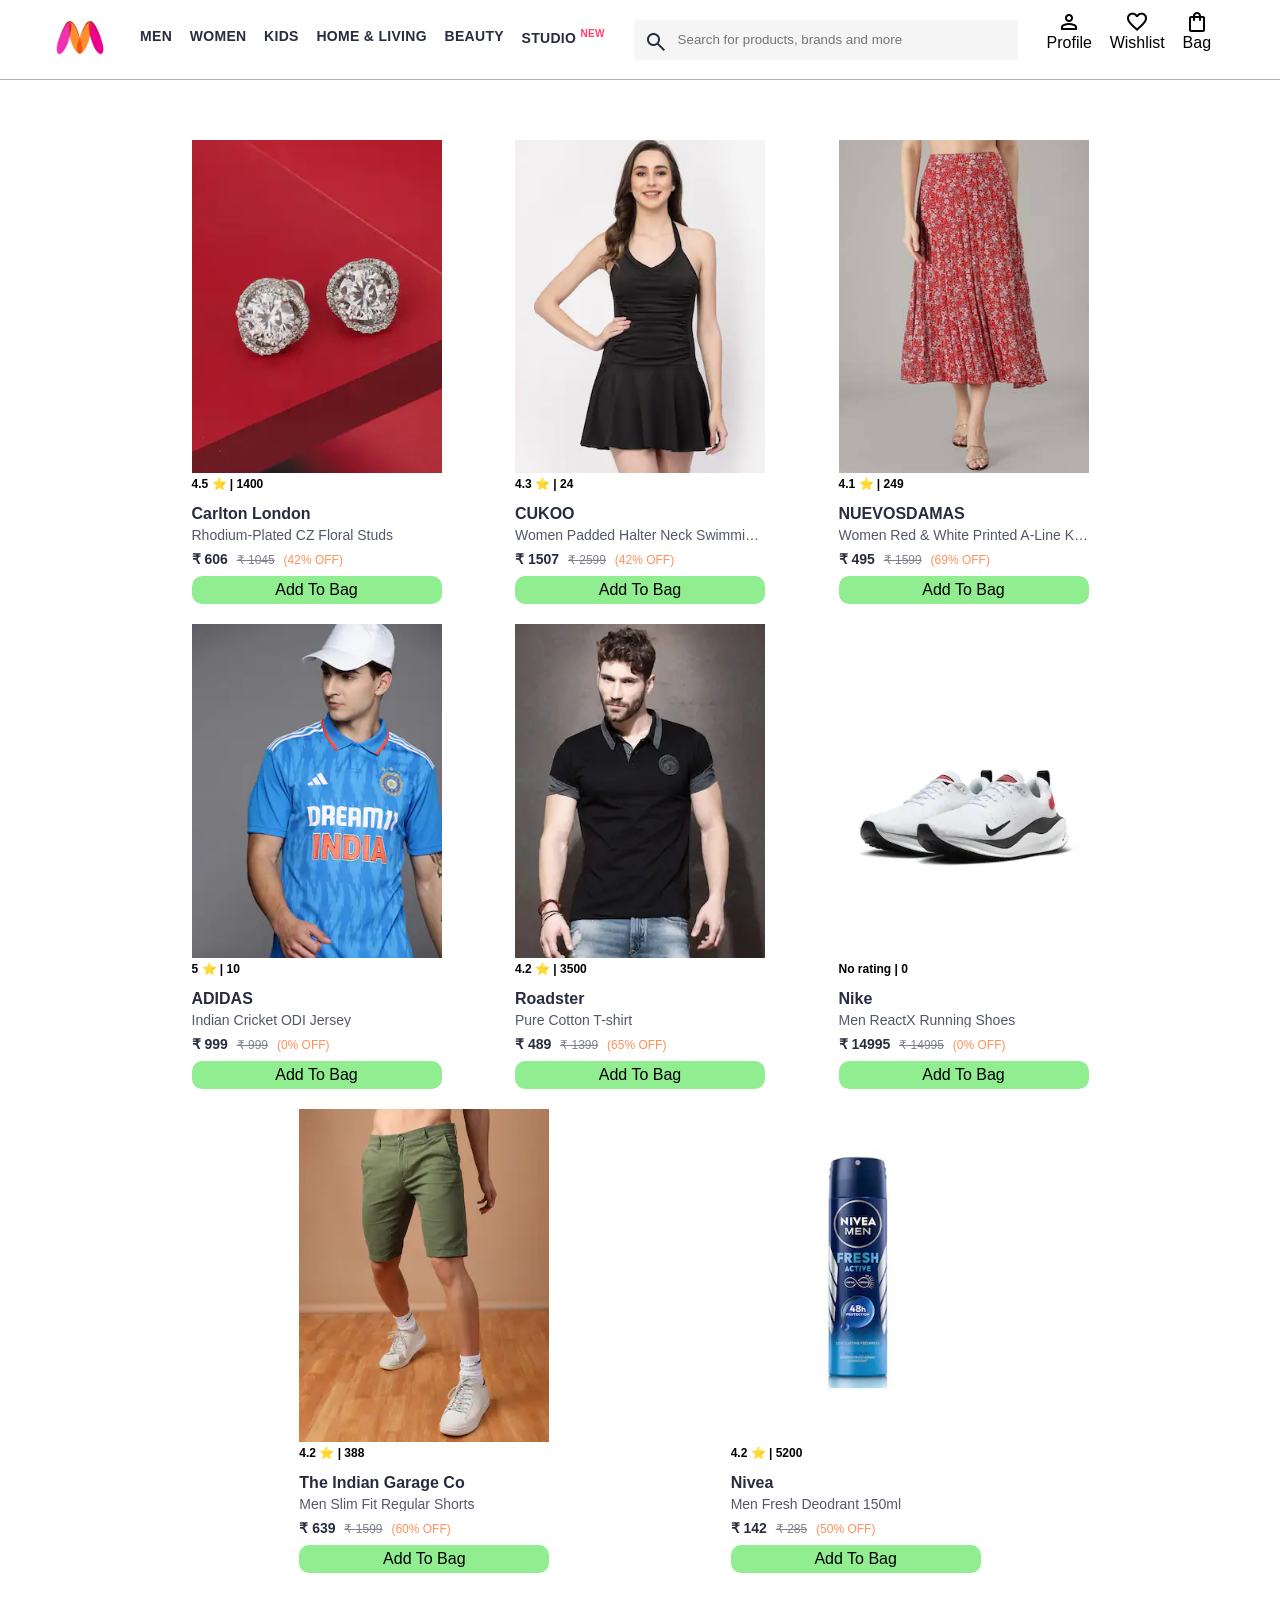
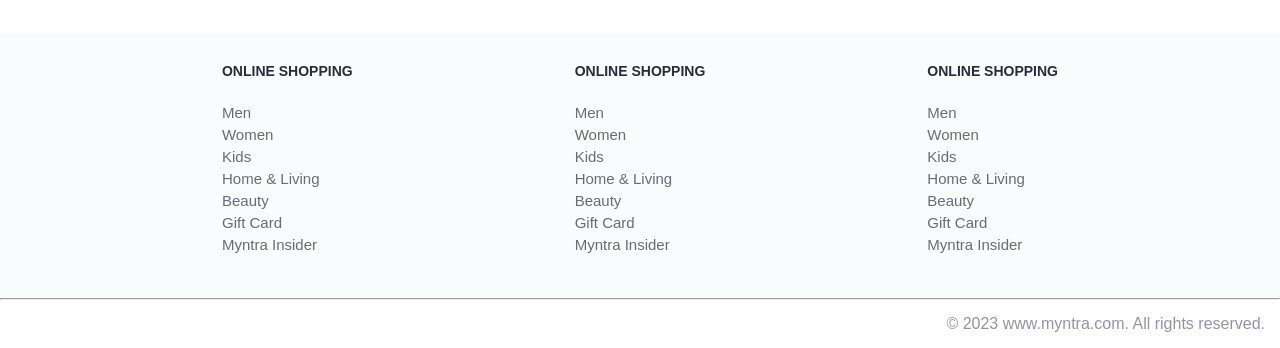
<file: index.html>
<!DOCTYPE html>
<html lang="en">
<head>
    <title>Myntra Clone</title>
    <link rel="stylesheet" href="css/head_foot.css">
    <link rel="stylesheet" href="css/styles.css">
    <link rel="stylesheet" href="css/bag.css">
    <link rel="stylesheet" href="https://fonts.googleapis.com/css2?family=Material+Symbols+Outlined:opsz,wght,FILL,GRAD@20..48,100..700,0..1,-50..200" />
</head>
<body>
    <header>
        <div class="logo_container">
            <a href="#"><img class="myntra_home" src="images/myntra_logo.webp" alt="Myntra Home"></a>
        </div>
        <nav class="nav_bar">
            <a href="#">Men</a>
            <a href="#">Women</a>
            <a href="#">Kids</a>
            <a href="#">Home & Living</a>
            <a href="#">Beauty</a>
            <a href="#">Studio <sup>New</sup></a>
        </nav>
        <div class="search_bar">
            <span class="material-symbols-outlined search_icon">search</span>
            <input class="search_input" placeholder="Search for products, brands and more">
        </div>
        <div class="action_bar">
            <div class="action_container">
                <span class="material-symbols-outlined action_icon">person</span>
                <span class="action_name">Profile</span>
            </div>

            <div class="action_container">
                <span class="material-symbols-outlined action_icon">favorite</span>
                <span class="action_name">Wishlist</span>
            </div>

            <a class="action_container" href="pages/bag.html">
                <span class="material-symbols-outlined action_icon">shopping_bag</span>
                <span class="action_name">Bag</span>
                <span class="bag-item-count"></span>
            </a>
        </div>
    </header>

    <main>
        <div class="items-container">
            <!-- items go hear -->
        </div>
    </main>

    <footer>
        <div class="footer_container">
            <div class="footer_column">
                <h3>ONLINE SHOPPING</h3>

                <a href="#">Men</a>
                <a href="#">Women</a>
                <a href="#">Kids</a>
                <a href="#">Home & Living</a>
                <a href="#">Beauty</a>
                <a href="#">Gift Card</a>
                <a href="#">Myntra Insider</a>
            </div>

            <div class="footer_column">
                <h3>ONLINE SHOPPING</h3>

                <a href="#">Men</a>
                <a href="#">Women</a>
                <a href="#">Kids</a>
                <a href="#">Home & Living</a>
                <a href="#">Beauty</a>
                <a href="#">Gift Card</a>
                <a href="#">Myntra Insider</a>
            </div>

            <div class="footer_column">
                <h3>ONLINE SHOPPING</h3>

                <a href="#">Men</a>
                <a href="#">Women</a>
                <a href="#">Kids</a>
                <a href="#">Home & Living</a>
                <a href="#">Beauty</a>
                <a href="#">Gift Card</a>
                <a href="#">Myntra Insider</a>
            </div>
        </div>
        <hr>

        <div class="copyright">
            © 2023 www.myntra.com. All rights reserved.
        </div>
    </footer>

    <script src="data/item.js"></script>
    <script src="scripts/bag.js"></script>
    <script src="scripts/index.js"></script>
</body>
</html>
</file>
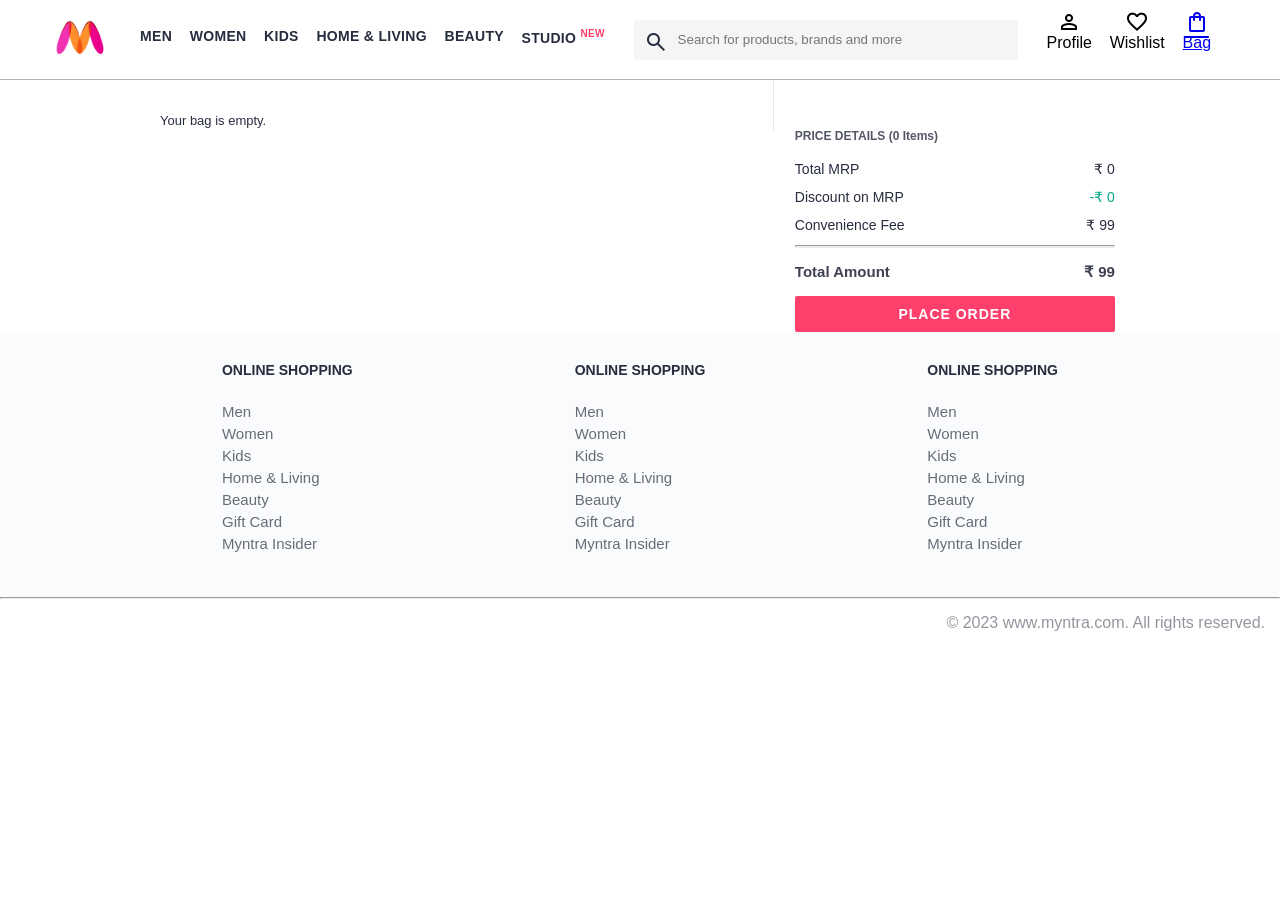
<file: pages/bag.html>
<!DOCTYPE html>
<html lang="en">
<head>
    <title>Myntra Clone - Bag</title>
    <link rel="stylesheet" href="../css/bag.css">
    <link rel="stylesheet" href="../css/head_foot.css">
    <link rel="stylesheet" href="../css/styles.css">
    <link rel="stylesheet" href="https://fonts.googleapis.com/css2?family=Material+Symbols+Outlined:opsz,wght,FILL,GRAD@20..48,100..700,0..1,-50..200" />
</head>
<body>
    <header>
        <div class="logo_container">
            <a href="#"><img class="myntra_home" src="../images/myntra_logo.webp" alt="Myntra Home"></a>
        </div>
        <nav class="nav_bar">
            <a href="#">Men</a>
            <a href="#">Women</a>
            <a href="#">Kids</a>
            <a href="#">Home & Living</a>
            <a href="#">Beauty</a>
            <a href="#">Studio <sup>New</sup></a>
        </nav>
        <div class="search_bar">
            <span class="material-symbols-outlined search_icon">search</span>
            <input class="search_input" placeholder="Search for products, brands and more">
        </div>
        <div class="action_bar">
            <div class="action_container">
                <span class="material-symbols-outlined action_icon">person</span>
                <span class="action_name">Profile</span>
            </div>

            <div class="action_container">
                <span class="material-symbols-outlined action_icon">favorite</span>
                <span class="action_name">Wishlist</span>
            </div>

            <a href="bag.html">
                <div class="action_container">
                    <span class="material-symbols-outlined action_icon">shopping_bag</span>
                    <span class="action_name">Bag</span>
                    <span class="bag-item-count"></span>
                </div>
            </a>
        </div>
    </header>
    <main>
        <div class="bag-page">
            <div class="bag-items-container"></div>
            <div class="bag-summary"></div>
        </div>
    </main>
    <footer>
        <div class="footer_container">
            <div class="footer_column">
                <h3>ONLINE SHOPPING</h3>
                <a href="#">Men</a>
                <a href="#">Women</a>
                <a href="#">Kids</a>
                <a href="#">Home & Living</a>
                <a href="#">Beauty</a>
                <a href="#">Gift Card</a>
                <a href="#">Myntra Insider</a>
            </div>
            <div class="footer_column">
                <h3>ONLINE SHOPPING</h3>
                <a href="#">Men</a>
                <a href="#">Women</a>
                <a href="#">Kids</a>
                <a href="#">Home & Living</a>
                <a href="#">Beauty</a>
                <a href="#">Gift Card</a>
                <a href="#">Myntra Insider</a>
            </div>
            <div class="footer_column">
                <h3>ONLINE SHOPPING</h3>
                <a href="#">Men</a>
                <a href="#">Women</a>
                <a href="#">Kids</a>
                <a href="#">Home & Living</a>
                <a href="#">Beauty</a>
                <a href="#">Gift Card</a>
                <a href="#">Myntra Insider</a>
            </div>
        </div>
        <hr>
        <div class="copyright">
            © 2023 www.myntra.com. All rights reserved.
        </div>
    </footer>
    <script src="../data/item.js"></script>
    <script src="../scripts/index.js"></script>
    <script src="../scripts/bag.js"></script>
    
</body>
</html>
</file>
<file: css/head_foot.css>
/***************** Item Page CSS **************************/
/*.item-details {
    cursor: pointer;
    width: 250px;
    margin: 10px;
}
.stars {
    font-size: 12px;
    font-weight: 700;
    text-align: left;
}
.company {
    font-size: 18px;
    font-weight: 700;
    line-height: 1;
    color: #282c3f;
    margin-bottom: 6px;
    overflow: hidden;
    text-overflow: ellipsis;
    white-space: nowrap;
    margin-top: 20px;
}
.item-name {
    color: #535766;
    font-size: 16px;
    line-height: 1;
    margin-bottom: 0;
    margin-top: 0;
    overflow: hidden;
    text-overflow: ellipsis;
    white-space: nowrap;
    font-weight: 400;
    display: block;
}
.price-container {
    margin-top: 10px;
}
.current-price {
    font-size: 14px;
    font-weight: 700;
    color: #282c3f;
}
.original-price {
    text-decoration: line-through;
    color: #7e818c;
    font-weight: 400;
    margin-left: 5px;
    font-size: 12px;
}
.discount-percentage {
    color: #ff905a;
    font-weight: 400;
    font-size: 12px;
    margin-left: 5px;
}
.btn-bag {
    background-color: lightgreen;
    border: none;
    padding: 5px 15px;
    border-radius: 10px;
    width: 100%;
    margin-top: 7px;
    font-size: 20px;
    cursor: pointer;
}
.bag-items {
    background-color: #f16565;
    white-space: nowrap;
    text-align: center;
    line-height: 18px;
    padding: 0 6px;
    height: 18px;
    position: relative;
    border-radius: 50%;
    font-size: 12px;
    color: #fff;
    left: 13px;
    top: -44px;
    font-weight: 700;
    cursor: pointer;
}*/

* {
    margin: 0;
    padding: 0;
    font-family: Assistant,-apple-system,BlinkMacSystemFont,Segoe UI,Roboto,Helvetica,Arial,sans-serif;
    box-sizing: border-box;
    cursor:context-menu;
}
header {
    display: flex;
    background-color: #ffffff;
    height: 80px;
    justify-content: space-between;
    align-items: center;
    border-bottom: 1px solid #b6b1b1;
}
.myntra_home {
    height: 45px;
}
.logo_container {
    margin-left: 4%;
}
.action_bar {
    margin-right: 4%;
}
.nav_bar {
    display: flex;
    min-width: 500px;
    justify-content: space-evenly;
}
.nav_bar a {
    font-size: 14px;
    letter-spacing: .3px;
    color: #282c3f;
    font-weight: 700;
    text-transform: uppercase;
    text-decoration: none;
    padding: 28px 0;
    border-bottom: 5px solid #ffffff;
}
.nav_bar a:hover {
    border-bottom: 4px solid #f54e77;
}

.nav_bar a sup {
    color: #ff3f6c;
    font-size: 10px;
}

.search_bar {
    height: 40px;
    min-width: 200px;
    width: 30%;
    display: flex;
    align-items: center;
}
.search_icon {
    box-sizing: content-box;
    height: 20px;
    padding: 10px;

    background-color: #f5f5f6;
    color: #282c3f;
    font-weight: 300;
    border-radius: 4px 0 0 4px;
}
.search_input {
    color: #696e79;
    background-color: #f5f5f6;
    flex-grow: 1;
    height: 40px;
    border: 0;
    border-radius: 0 4px 4px 0;
}

.action_bar {
    display: flex;
    min-width: 200px;
    justify-content: space-evenly;
}

.action_container {
    display: flex;
    flex-direction: column;
    align-items: center;
    cursor: pointer;
}

/* Main section */
.banner_container {
    margin: 40px 0;
}
.banner_image {
    width: 100%;
}

.category_heading {
    text-transform: uppercase;
    color: #3e4152;
    letter-spacing: .15em;
    font-size: 1.8em;
    margin: 50px 0 10px 30px;
    max-height: 5em;
    font-weight: 700;
}

.category-items {
    width: 80%;
    margin: 50px 10%;
    display: flex;
    flex-wrap: wrap;
    justify-content: space-evenly;
}

.sale_item {
    width: 250px;
}

.footer_container {
    padding: 30px 0px 40px 0px;
    background: #FAFBFC;
    display: flex;
    justify-content: space-evenly;
}

.footer_column {
    display: flex;
    flex-direction: column;
}

.footer_column h3 {
    color: #282c3f;
    font-size: 14px;
    margin-bottom: 25px;
}

.footer_column a {
    color: #696b79;
    font-size: 15px;
    text-decoration: none;
    padding-bottom: 5px;
}

.copyright {
    color: #94969f;
    text-align: end;
    padding: 15px;
}
.action_container,.action_icon,.action_name{
    text-decoration: none;
    cursor: pointer;
}
a.action_container:link {
    color:black;
}
</file>
<file: css/styles.css>
.items-container{
    width: 80%;
    margin: 40px 10%;
    width: 80%;
    margin: 50px 10%;
    display: flex;
    flex-wrap: wrap;
    justify-content: space-evenly;
}
.item-container{
    width: 250px;
    margin: 10px;
}

.item-image{
    width: 100%;
}
.rating{
    font-size: 12px;
    font-weight: 700  ;
}
.company-name{
    font-size: 16px;
    font-weight: 700;
    line-height: 1;
    color: #282c3f;
    margin: 15px 0 6px 0;
    overflow: hidden;
    text-overflow: ellipsis;
    white-space: nowrap;
    cursor: pointer;
}
.item-name{
    color: #535766;
    font-size: 14px;
    line-height: 1;
    margin-top: 0;
    margin-bottom: 0;
    overflow: hidden;
    text-overflow: ellipsis;
    white-space: nowrap;
    font-weight: 400;
    display: block;
}
.price{
    margin-top: 10px;
    font-size: 14px;
    line-height: 15px;
    color: #282c3f;
    white-space: nowrap;
}
.current-price{
    font-size: 14px;
    font-weight: 700;
    color: #282c3f;
}
.original-price{
    text-decoration: line-through;
    color: #7e818c;
    font-size: 12px;
    font-weight: 400;
    margin-left: 5px;
}
.discount{
    color: #ff905a;
    font-size: 12px;
    font-weight: 400;
    margin-left: 5px;
}
.btn-add-bag{
    width: 100%;
    font-size: 16px;
    margin-top: 8px;
    background-color: lightgreen;
    border: none;
    padding: 5px 15px;
    border-radius: 10px;
    cursor: pointer;
}

.bag-item-count{
    background-color: #f16565;
    white-space: nowrap;
    text-align: center;
    line-height: 18px;
    padding: 0 6px;
    height: 18px;
    position: relative;
    border-radius: 50%;
    font-size: 12px;
    color: #fff;
    left: 13px;
    top: -44px;
    font-weight: 700;
    cursor: pointer;
}
</file>
<file: css/bag.css>
.bag-items-container {
    display: inline-block;
    width: 64%;
    padding-right: 20px;
    border-right: 1px solid #eaeaec;
    padding-top: 32px;
    color: #282c3f;
    font-size: 13px;
    line-height: 1.42857143;
  }
  
  .bag-page {
    width: 75%;
    margin-left: 12.5%;
  }
  
  .bag-summary {
    vertical-align: top;
    display: inline-block;
    width: 35%;
    padding: 24px 0 0 16px;
    color: #282c3f;
    font-size: 13px;
    line-height: 1.42857143;
  }
  
  .bag-details-container {
    margin-bottom: 16px;
  }
  
  .price-header {
    font-size: 12px;
    font-weight: 700;
    margin: 24px 0 16px;
    color: #535766;
  }
  
  .price-item {
    margin-bottom: 12px;
    line-height: 16px;
    font-size: 14px;
    color: #282c3f;
  }
  
  .price-item-value {
    float: right;
  }
  
  .priceDetail-base-discount {
    color: #03a685;
  }
  
  .price-footer {
    font-weight: 700;
    font-size: 15px;
    padding-top: 16px;
    border-top: 1px solid #eaeaec;
    color: #3e4152;
    line-height: 16px;
  }
  
  .btn-place-order {
    width: 100%;
    letter-spacing: 1px;
    font-size: 14px;
    font-weight: 600;
    border-radius: 2px;
    border-width: 0px;
    padding: 10px 16px;
    background-color: rgb(255, 63, 108);
    color: rgb(255, 255, 255);
    cursor: pointer;
  }
  
  .bag-item-container {
    margin-bottom: 8px;
    background: #fff;
    font-size: 14px;
    border: 1px solid #eaeaec;
    border-radius: 4px;
    position: relative;
    padding: 12px 12px 0;
  }
  
  .item-left-part {
    position: absolute;
    background: rgb(255, 242, 223);
    height: 148px;
    width: 111px;
  }
  
  .item-right-part {
    padding-left: 12px;
    position: relative;
    min-height: 148px;
    margin-left: 111px;
    margin-bottom: 12px;
  }
  
  .bag-item-img {
    width: 100%;
  }
  
  .return-period {
    display: inline-flex;
    font-size: 14px;
    padding-top: 8px;
  }
  
  .return-period-days {
    font-weight: 700;
    margin-right: 4px;
  }
  
  .delivery-details {
    margin-top: 5px;
    color: #282c3f;
    font-size: 12px;
    letter-spacing: -.1px;
    margin-bottom: 8px;
    line-height: 15px;
  }
  
  .delivery-details-days {
    color: #03a685;
  }
  
  .remove-from-cart {
    position: absolute;
    font-size: 25px;
    top: 10px;
    right: 18px;
    width: 14px;
    height: 14px;
    cursor: pointer;
  }
</file>
